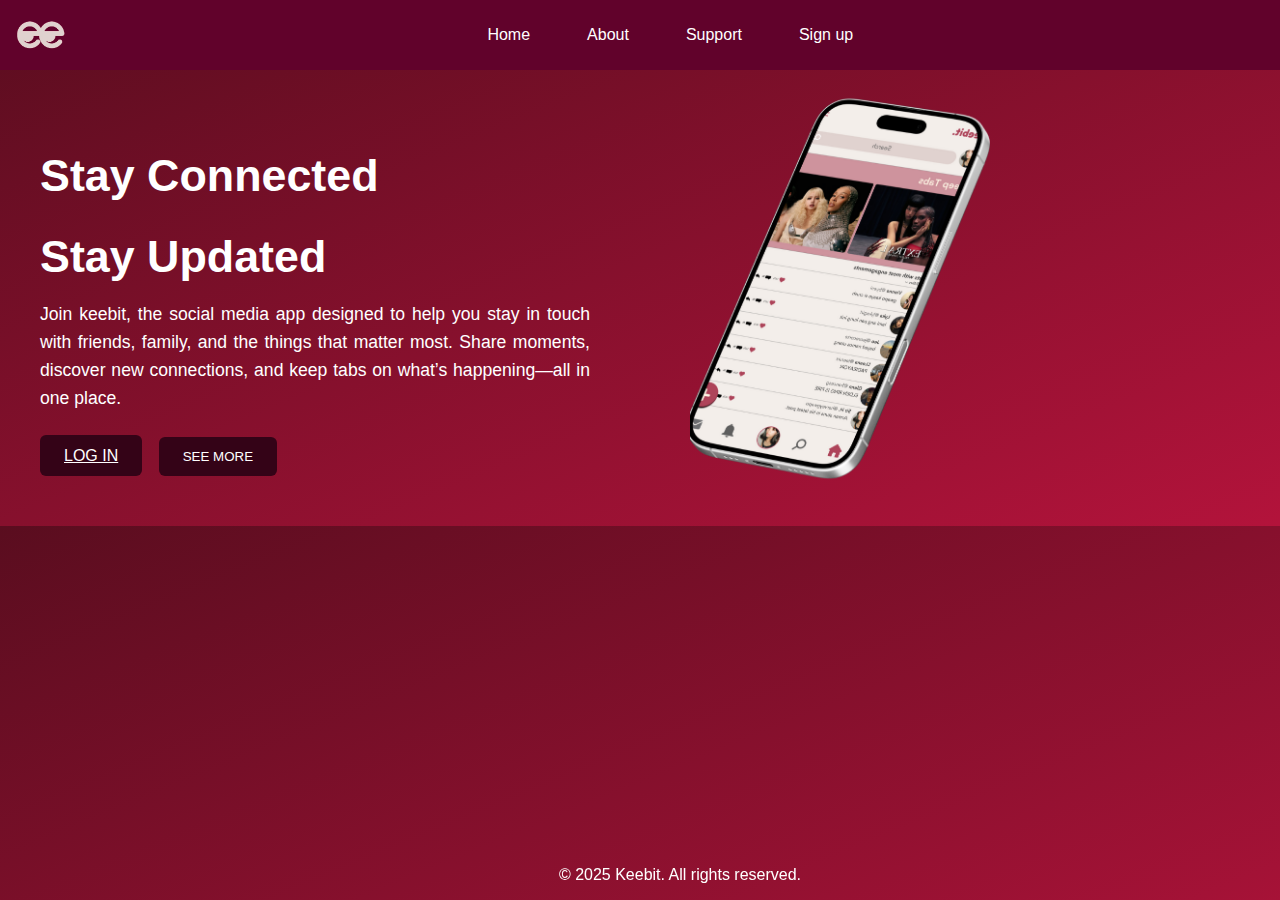
<file: index.html>
<!DOCTYPE html>
<html>
<head>
  <title>Keebit Landing</title>
  <meta charset="UTF-8">
  <meta name="viewport" content="width=device-width, initial-scale=1">
  <link rel="stylesheet" href="index.css">
</head>
<body>

  <div class="header">
    <img src="logo.png" class="site-logo" alt="Logo">
    <div class="nav-links">
      <a href="index.html">Home</a>
      <a href="ABOUT US.html">About</a>
      <a href="support.html">Support</a>
      <a href="midterm.html">Sign up</a>
    </div>
  </div>


  <div class="container">
    <div class="text-section">
      <h1>Stay Connected</h1>
      <h1>Stay Updated</h1>
      <p>
        Join keebit, the social media app designed to help 
        you stay in touch with friends, family, and the things that 
        matter most. Share moments, discover new connections, 
        and keep tabs on what’s happening—all in one place.
      </p>
      <div class="btn-group">
        <a href="signup.html" class="try-btn">LOG IN</a>
        <button class="see-btn">SEE MORE</button>
      </div>
    </div>

     <footer class="site-footer">
    <div class="footer-container">
      © 2025 Keebit. All rights reserved.
    </div>
  </footer>

    <div class="image-section">
      <img src="12345.png" width="300px" heigth="200px" class="main-image" alt="App Preview">
    </div>
  </div>

 
</body>
</html>
</file>
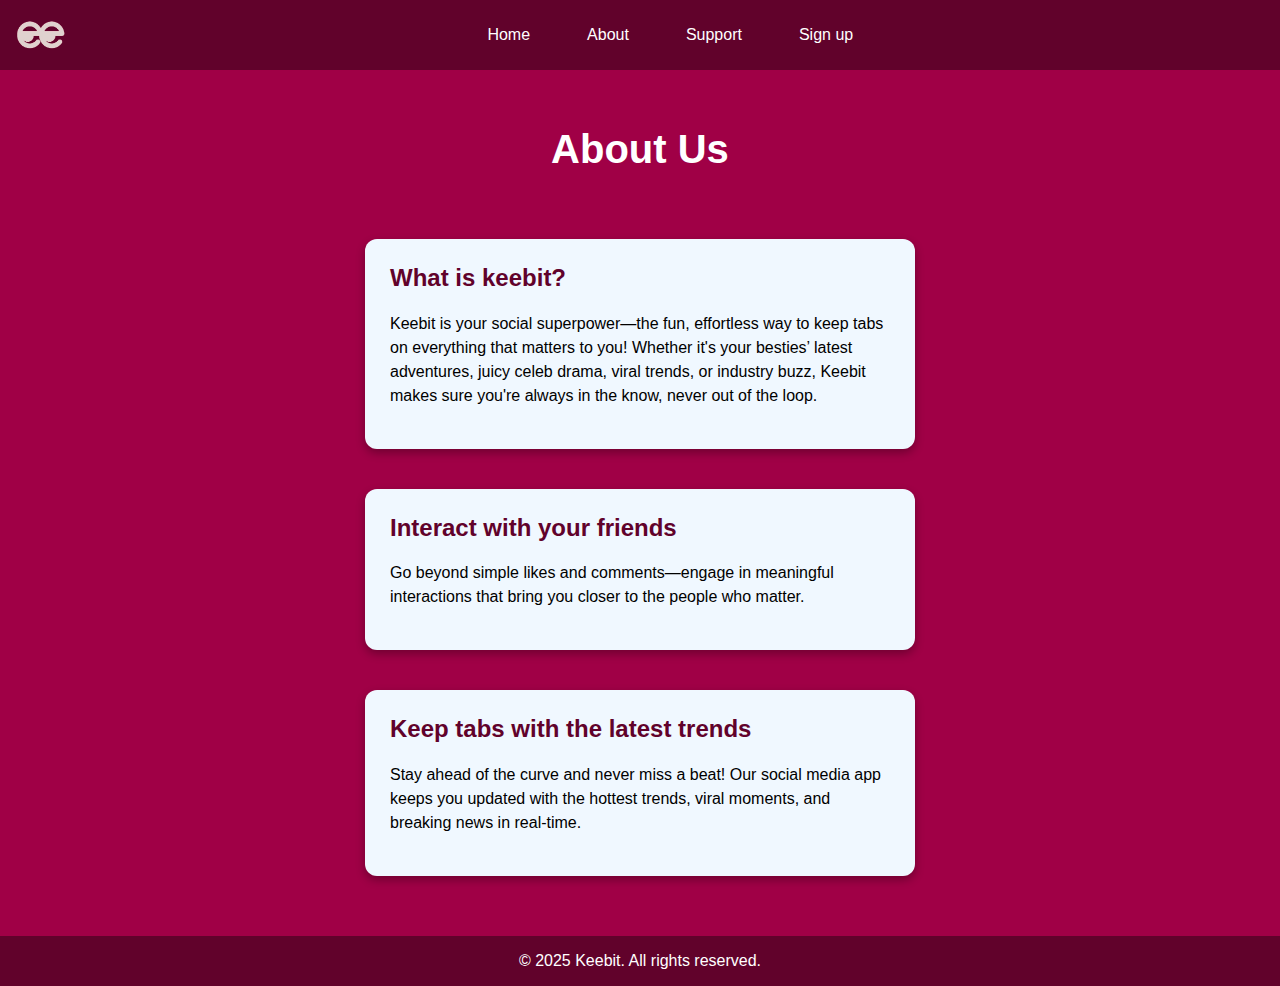
<file: ABOUT US.HTML>
<!DOCTYPE html>
<html lang="en">
<head>
  <meta charset="UTF-8">
  <meta name="viewport" content="width=device-width, initial-scale=1">
  <title>About Us</title>
  <link rel="stylesheet" href="about us.css">
</head>
<body>

    <div class="header">
        <img src="logo.png" class="site-logo" alt="Logo">
        <div class="nav-links">
          <a href="index.html">Home</a>
          <a href="about us.html">About</a>
          <a href="support.html">Support</a>
          <a href="midterm.html">Sign up</a>
        </div>
      </div>
  
    <section class="box-section">

    <h1> About Us </h1>
      <div class="info-box">
        <h2>What is keebit?</h2>
        <p>Keebit is your social superpower—the fun, effortless way to keep tabs on everything that matters to you! Whether it's your besties’ latest adventures, juicy celeb drama, viral trends, or industry buzz, Keebit makes sure you're always in the know, never out of the loop. </p>
      </div>
      <div class="info-box">
        <h2>Interact with your friends</h2>
        <p>Go beyond simple likes and comments—engage in meaningful interactions that bring you closer to the people who matter.</p>
      </div>
      <div class="info-box">
        <h2>Keep tabs with the latest trends</h2>
        <p>Stay ahead of the curve and never miss a beat! Our social media app keeps you updated with the hottest trends, viral moments, and breaking news in real-time.</p>
      </div>
    </section>
  </main>

     <footer class="site-footer">
    <div class="footer-container">
      © 2025 Keebit. All rights reserved.
    </div>
  </footer>

</body>
</html>
</file>
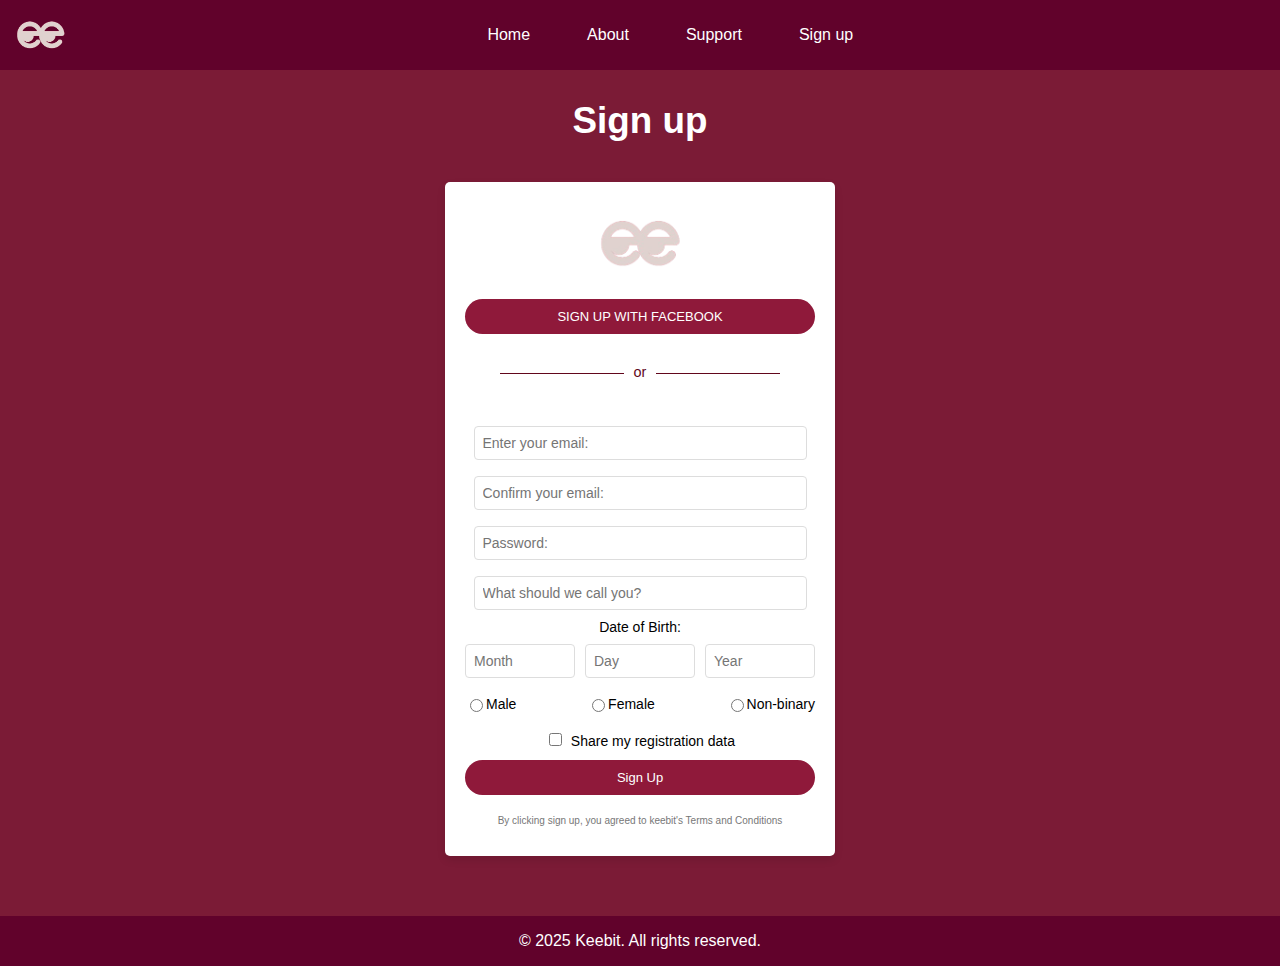
<file: midterm.html>
<!DOCTYPE html>
<html lang="en">
<head>
  <meta charset="UTF-8" />
  <meta name="viewport" content="width=device-width, initial-scale=1.0"/>
  <title>Sample Sign in</title>
  <link rel="stylesheet" href="midterm.css">
</head>
<body>

  <div class="header">
    <img src="logo.png" class="site-logo" alt="Logo">
    <div class="nav-links">
      <a href="index.html">Home</a>
      <a href="about.html">About</a>
      <a href="support.html">Support</a>
      <a href="midterm.html">Sign up</a>
    </div>
  </div>
  
<h1> Sign up </h1>
  <div class="signup-container">
    <form>
      <img src="logo.png" alt="keebitLogo">
      <br>
      <button>SIGN UP WITH FACEBOOK</button>
      <div class="divider"><span>or</span> </div>

      <br>

      <input type="email" placeholder="Enter your email:" required />
      <br>
      <input type="email" placeholder="Confirm your email:" required />
      <br>
      <input type="password" placeholder="Password:" required />
      <br>
      <input type="text" placeholder="What should we call you?" required />
      <br>

      <label>Date of Birth:</label>
      <br>

      <div class="dob">

        <input type = "text" id = "text" placeholder="Month" required/>
        <input type = "text" id = "day" placeholder="Day" required/>
        <input type = "text" id = "year" placeholder="Year" required/>
       
      </div>

      <div class="gender-options">
        <label><input type="radio" name="gender" value="male" /> Male</label>
        <label><input type="radio" name="gender" value="female" /> Female</label>
        <label><input type="radio" name="gender" value="nonbinary" /> Non-binary</label>
      </div>
      <br>

      <label>
        <input type="checkbox" /> Share my registration data
      </label>

<br> 
<button onclick="location.href='newsfeed.html'">Sign Up</button>

  <br>
      
      <p>By clicking sign up, you agreed to keebit's Terms and Conditions </p>
    </form>

    
  </div>

   <footer class="site-footer">
    <div class="footer-container">
      © 2025 Keebit. All rights reserved.
    </div>
  </footer>
  
</div>
</body>
</html>
</file>
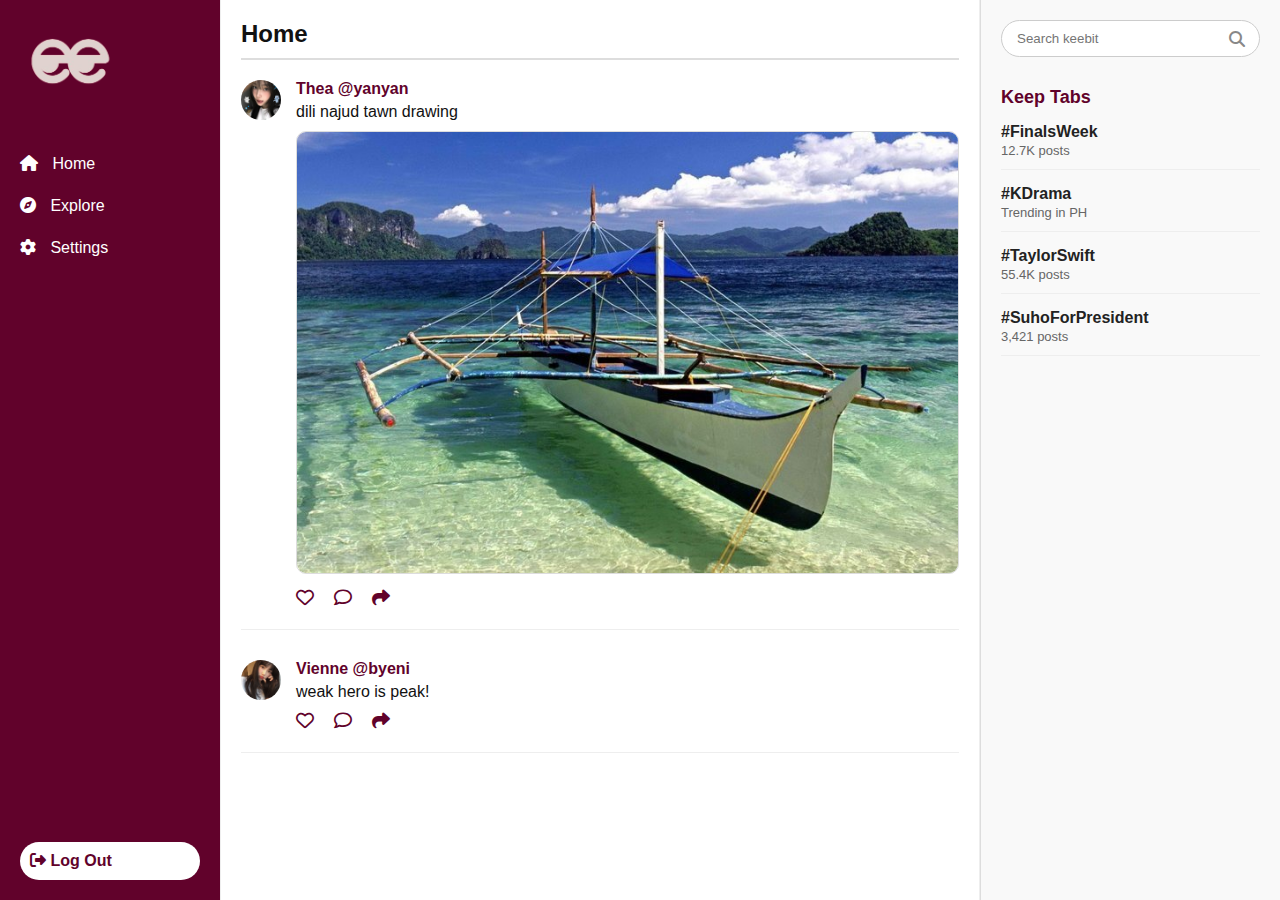
<file: newsfeed.html>
<!DOCTYPE html>
<html lang="en">
<head>
  <meta charset="UTF-8" />
  <meta name="viewport" content="width=device-width, initial-scale=1.0"/>
  <title>Newsfeed</title>
  <link rel="stylesheet" href="newsfeed.css" />
  <link rel="stylesheet" href="https://cdnjs.cloudflare.com/ajax/libs/font-awesome/6.5.0/css/all.min.css">
</head>
<body>
  <div class="layout">


    <aside class="sidebar">
      <img src="logo.png" alt="Logo" class="logo" />
      <nav>
        <a href="#"><i class="fas fa-house"></i> Home</a>
        <a href="#"><i class="fas fa-compass"></i> Explore</a>
        <a href="#"><i class="fas fa-gear"></i> Settings</a>
      </nav>
      <a href="signup.html" class="logout-btn">
        <i class="fas fa-sign-out-alt"></i> Log Out
      </a>
    </aside>

  
    <main class="feed">
      <div class="feed-header">Home</div>

      <div class="post">
        <img src="newspics2.jpg" class="avatar" />
        <div class="post-content">
          <span class="username">Thea @yanyan</span>
          <p>dili najud tawn drawing</p>
          <img src="newspics.jpeg" class="post-photo" />
          <div class="icons">
            <i class="far fa-heart"></i>
            <i class="far fa-comment"></i>
            <i class="fas fa-share"></i>
          </div>
        </div>
      </div>


      <div class="post">
        <img src="newspics1.jpg" class="avatar" />
        <div class="post-content">
          <span class="username">Vienne @byeni</span>
          <p>weak hero is peak!</p>
          <div class="icons">
            <i class="far fa-heart"></i>
            <i class="far fa-comment"></i>
            <i class="fas fa-share"></i>
          </div>
        </div>
      </div>
    </main>


    <aside class="rightbar">
      <div class="search-box">
        <input type="text" placeholder="Search keebit" />
        <i class="fas fa-search"></i>
      </div>

      <div class="trending">
        <h3>Keep Tabs</h3>
        <ul>
          <li>
            <span class="topic">#FinalsWeek</span>
            <span class="info">12.7K posts</span>
          </li>
          <li>
            <span class="topic">#KDrama</span>
            <span class="info">Trending in PH</span>
          </li>
          <li>
            <span class="topic">#TaylorSwift</span>
            <span class="info">55.4K posts</span>
          </li>
          <li>
            <span class="topic">#SuhoForPresident</span>
            <span class="info">3,421 posts</span>
          </li>
        </ul>
      </div>
    </aside>

  </div>
</body>
</html>
</file>
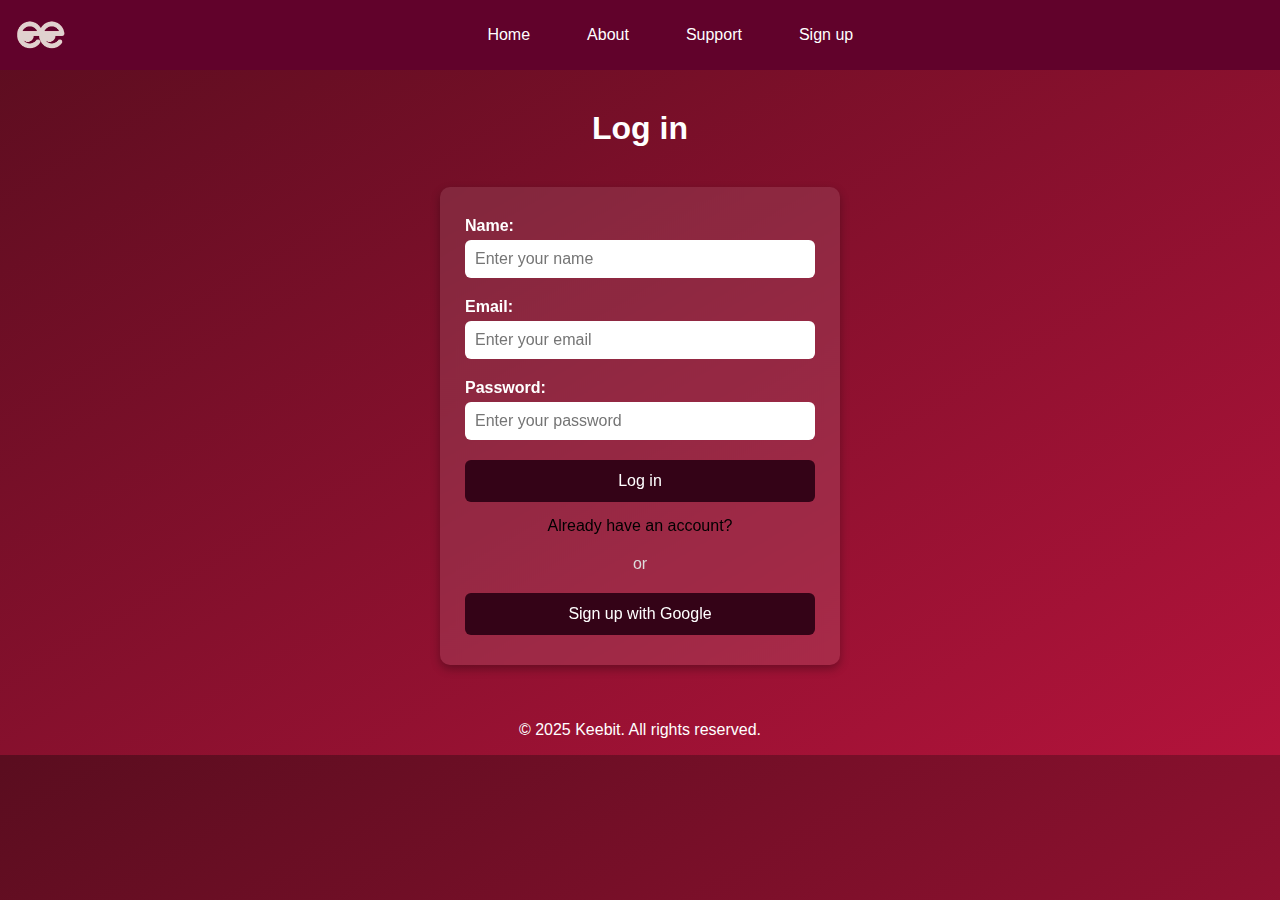
<file: signup.html>
<!DOCTYPE html>
<html lang="en">
<head>
  <meta charset="UTF-8" />
  <meta name="viewport" content="width=device-width, initial-scale=1.0"/>
  <title>Sign Up</title>
  <link rel="stylesheet" href="signup.css" />
</head>
<body>
  <div class="header">
    <img src="logo.png" class="site-logo" alt="Logo" />
    <div class="nav-links">
      <a href="index.html">Home</a>
      <a href="about.html">About</a>
      <a href="support.html">Support</a>
      <a href="midterm.html">Sign up</a>
    </div>
  </div>

  <h2>Log in</h2>
  <form>
    <label for="Name">Name:</label>
    <input type="text" id="Name" placeholder="Enter your name" required />

    <label for="Email">Email:</label>
    <input type="email" id="Email" placeholder="Enter your email" required />

    <label for="Password">Password:</label>
    <input type="password" id="Password" placeholder="Enter your password" required />


    <a href="newsfeed.html" class="btn">Log in</a>

    <p>Already have an account?</p>

    <div class="divider">or</div>
    <button type="button" class="btn">Sign up with Google</button>
  </form>

  <footer class="site-footer">
    <div class="footer-container">
      © 2025 Keebit. All rights reserved.
    </div>
  </footer>
</body>
</html>
</file>
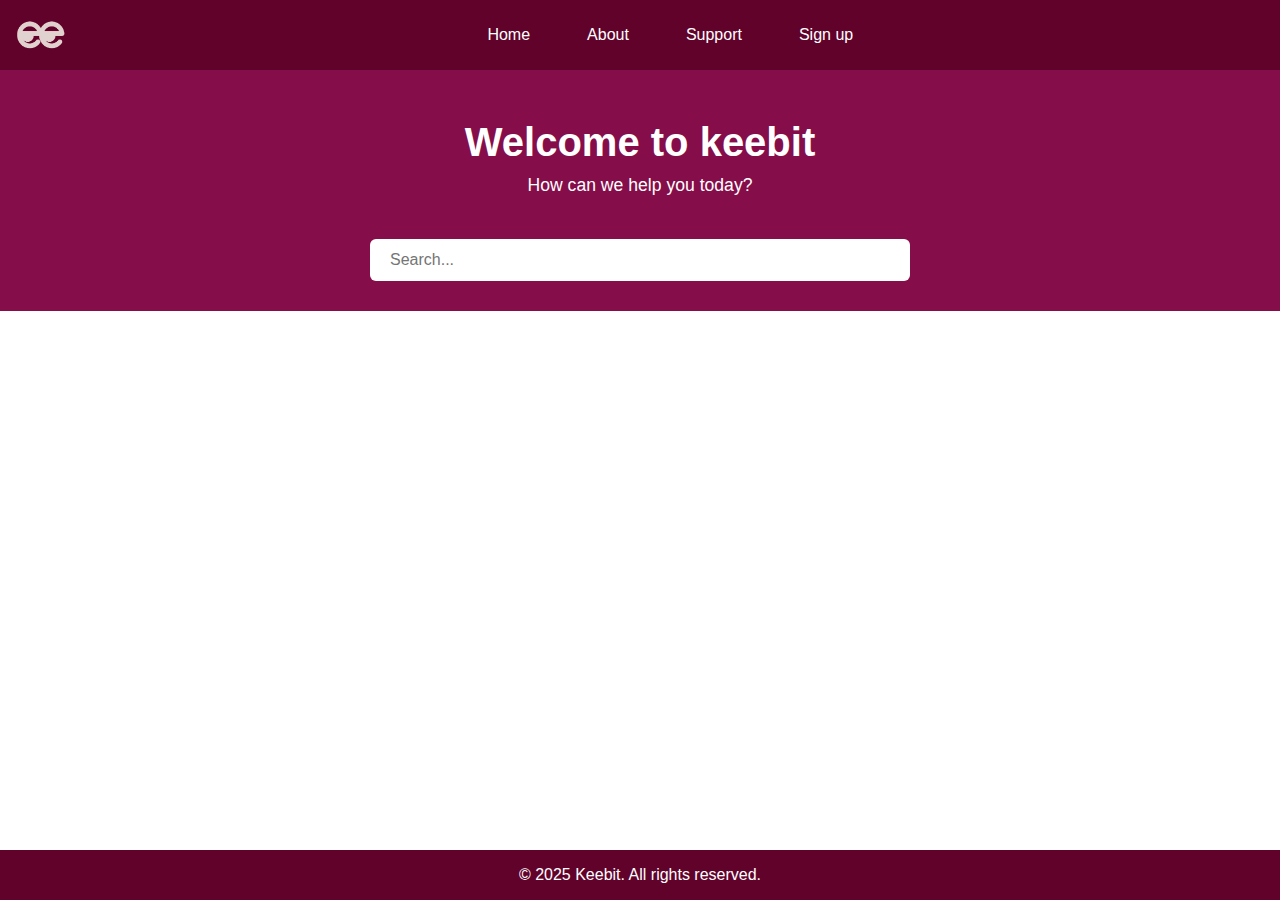
<file: support.html>
<!DOCTYPE html>
<html lang="en">
<head>
  <meta charset="UTF-8" />
  <meta name="viewport" content="width=device-width, initial-scale=1.0"/>
  <title>Keebit Support</title>
  <link rel="stylesheet" href="support.css" />
</head>
<body>

<div class="header">
        <img src="logo.png" class="site-logo" alt="Logo">
        <div class="nav-links">
          <a href="index.html">Home</a>
          <a href="about.html">About</a>
          <a href="support.html">Support</a>
          <a href="midterm.html">Sign up</a>
        </div>
      </div>

  <header class="support-header">
    <h1>Welcome to keebit</h1>
    <p>How can we help you today?</p>
    <input type="text" placeholder="Search..." class="search-box" />
  </header>


   <footer class="site-footer">
    <div class="footer-container">
      © 2025 Keebit. All rights reserved.
    </div>
  </footer>

</body>
</html>
</file>
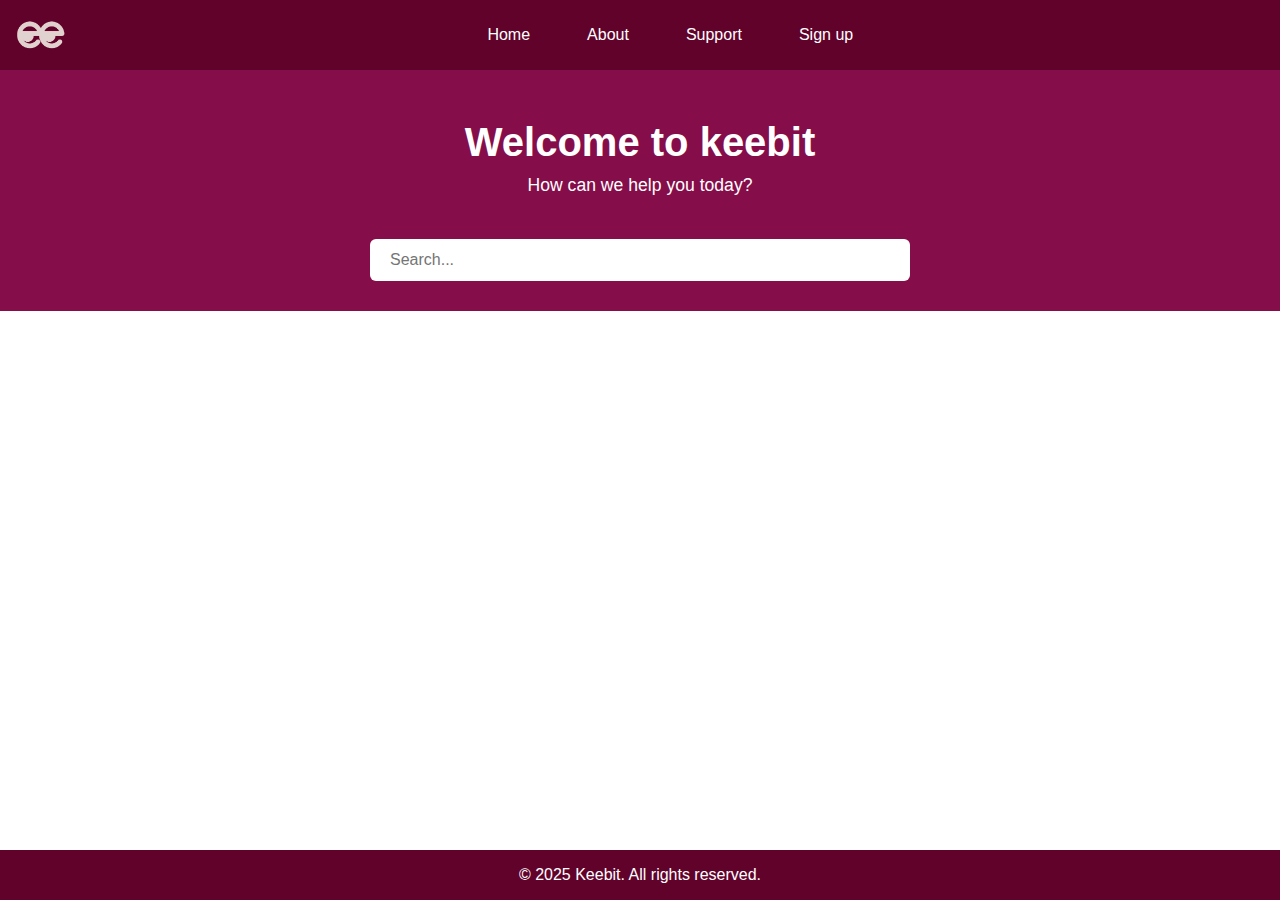
<file: SUPPORT.html>
<!DOCTYPE html>
<html lang="en">
<head>
  <meta charset="UTF-8" />
  <meta name="viewport" content="width=device-width, initial-scale=1.0"/>
  <title>Keebit Support</title>
  <link rel="stylesheet" href="support.css" />
</head>
<body>

<div class="header">
        <img src="logo.png" class="site-logo" alt="Logo">
        <div class="nav-links">
          <a href="index.html">Home</a>
          <a href="about us.html">About</a>
          <a href="support.html">Support</a>
          <a href="midterm.html">Sign up</a>
        </div>
      </div>

  <header class="support-header">
    <h1>Welcome to keebit</h1>
    <p>How can we help you today?</p>
    <input type="text" placeholder="Search..." class="search-box" />
  </header>


   <footer class="site-footer">
    <div class="footer-container">
      © 2025 Keebit. All rights reserved.
    </div>
  </footer>

</body>
</html>
</file>
<file: index.css>
body {
  font-family: Arial, sans-serif;
  background: linear-gradient(to bottom right, #5a0d1f, #b3133b);
  margin: 0;
  padding: 0;
}
  .header {
    background-color:  #61022b;
    color: #fff;
    padding: 10px;
    display: flex;
    align-items: center;
    justify-content: space-between;
  }
  
  .site-logo {
    height: 50px;
  }
  
  .nav-links {
    display: flex;
    justify-content: center;
    gap: 25px;
    flex: 1;
  }
  
  .nav-links a {
    color: #fff;
    text-decoration: none;
    padding: 10px 16px;
    border-radius: 5px;
    transition: background-color 0.3s ease;
  }
  
  .nav-links a:hover {
    background-color: #cc005a;
  }
  
  .container {
    display: flex;
    flex-wrap: wrap;
    justify-content: space-between;
    align-items: flex-start;
    max-width: 1200px;
    margin: 50px auto;
    padding: 0 20px;
  }
  
  .text-section {
    flex: 1;
    max-width: 550px;
    text-align: left;
  }
  
  .text-section h1 {
    font-size: 2.8em;
    margin-bottom: 15px;
    text-align: left;
    color: white;
    line-height: normal;
  }
  
  .text-section p {
    font-size: 1.1em;
    text-align: justify;
    line-height: 1.6;
    color: white;
  }
  
  .btn-group {
    margin-top: 25px;
  }
  
  .try-btn,
  .see-btn {
    background-color: #340317;
    color: #fff;
    padding: 12px 24px;
    border: none;
    border-radius: 6px;
    margin-right: 12px;
    cursor: pointer;
    transition: background-color 0.3s ease;
  }
  
  .try-btn:hover,
  .see-btn:hover {
    background-color: #550729;
  }

.site-footer {
  position: fixed;
  bottom: 0;
  width: 100%;
  z-index: 1000;
}
.footer-container {
  height: 50px;
  display: flex;
  align-items: center;
  justify-content: center;
  color: white;
  font-size: 1rem;
}
  
  .image-section {
    justify-content:baseline;
    align-items: center;
    height: 500px;
    width: 500px;
    float:left;
    margin: -100px;
    margin-right: 50px;

  }
</file>
<file: about us.css>
body {
  font-family: Arial, sans-serif;
  margin: 0;
  padding: 0;
  background-color: #a00046;
}


.header {
  background-color: #61022b;
  color: #fff;
  padding: 10px;
  display: flex;
  align-items: center;
  justify-content: space-between;
}

.site-logo {
  height: 50px;
}

.nav-links {
  display: flex;
  justify-content: center;
  gap: 25px;
  flex: 1;
}

.nav-links a {
  color: #fff;
  text-decoration: none;
  padding: 10px 16px;
  border-radius: 5px;
  transition: background-color 0.3s ease;
}

.nav-links a:hover {
  background-color: #cc005a;
}

h1 {
  color: rgb(255, 255, 255);
  font-size: 2.5em;

  
}

.box-section {
  display: flex;
  flex-direction: column;
  align-items: center;
  gap: 40px;
  margin: 30px auto;
  max-width: 1000px;
  padding: 0 20px;
}

.info-box {
  background-color: aliceblue;
  flex: 1;
  width: 100%;
  max-width: 500px;
  padding: 25px;
  border-radius: 12px;
  box-shadow: 0 4px 10px rgba(0, 0, 0, 0.3);
  transition: transform 0.3s ease;
  
}


.info-box:hover {
  transform: translateY(-5px);
}

.info-box h2 {
  margin-top: 0;
  font-size: 1.5em;
  color: #61022b;
}

.info-box p {
  font-size: 1em;
  line-height: 1.5;
  color: rgb(0, 0, 0);
}


.site-footer {
  width: 100%;
  background: #61022b;
  margin-top: 60px;
}

.footer-container {
  height: 50px;
  display: flex;
  align-items: center;
  justify-content: center;
  color: white;
  font-size: 1rem;
}
</file>
<file: midterm.css>
body {
  font-family: Arial, sans-serif;
  margin: 0;
  padding: 0;
  background-color: #7b1b36;
}

.header {
  background-color: #61022b;
  color: #fff;
  padding: 10px;
  display: flex;
  align-items: center;
  justify-content: space-between;
}

.site-logo {
  height: 50px;
}

.nav-links {
  display: flex;
  justify-content: center;
  gap: 25px;
  flex: 1;
}

.nav-links a {
  color: #fff;
  text-decoration: none;
  padding: 10px 16px;
  border-radius: 5px;
  transition: background-color 0.3s ease;
}

.nav-links a:hover {
  background-color: #cc005a;
}

h1 {
  text-align: center;
  color: #fff;
  font-size: 2.3em;
  margin-top: 30px;
}


.signup-container {
  background-color: white;
  padding: 20px;
  width: 100%;
  max-width: 350px;
  border-radius: 5px;
  box-shadow: 0 4px 8px rgba(0, 0, 0, 0.1);
  text-align: center;
  margin: 40px auto;
  display: flex;
  flex-direction: column;
  align-items: center;
}

.signup-container img {
  width: 100px;
  height: auto;
  margin-bottom: 0px;
}

button {
  width: 100%;
  padding: 10px;
  margin: 10px 0;
  background-color: #8f193a;
  color: white;
  border: none;
  border-radius: 50px;
  cursor: pointer;
  font-size: 13px;
}

button:hover {
  background-color: #d75a84;
}


.divider {
  text-align: center;
  margin: 20px;
  font-size: 0.9rem;
  color: #62071c;
  position: relative;
}

.divider span::before,
.divider span::after {
  content: "";
  display: inline-block;
  width: 40%;
  height: 0.5px;
  background-color: #62071c;
  vertical-align: middle;
  margin: 0 10px;
}

input[type="email"],
input[type="password"],
input[type="text"] {
  width: 90%;
  padding: 8px;
  margin: 8px 0;
  border: 1px solid #ddd;
  border-radius: 4px;
  font-size: 14px;
}

label {
  text-align: left;
  margin-top: 10px;
  font-size: 14px;
}

.dob {
  display: flex;
  gap: 10px;
  justify-content: center;
}

.gender-options {
  display: flex;
  justify-content: space-between;
  gap: 25px;
  margin: 0;
  font-size: 13px;
}

.gender-options label {
  display: flex;
  align-items: center;
}

input[type="checkbox"] {
  margin-right: 5px;
}
button {
  width: 100%;
  padding: 10px;
  margin: 10px 0;
  background-color: #8f193a;
  color: white;
  border: none;
  border-radius: 50px;
  cursor: pointer;
  font-size: 13px;
}

button:hover {
  background-color: #d75a84;
}
button {
  width: 100%;
  padding: 10px;
  margin: 10px 0;
  background-color: #8f193a;
  color: white;
  border: none;
  border-radius: 50px;
  cursor: pointer;
  font-size: 13px;
}

button:hover {
  background-color: #d75a84;
}

p {
  font-size: 10px;
  color: #777;
}

.site-footer {
  width: 100%;
  background: #61022b;
  margin-top: 60px;
}

.footer-container {
  height: 50px;
  display: flex;
  align-items: center;
  justify-content: center;
  color: white;
  font-size: 1rem;
}
</file>
<file: newsfeed.css>
* {
  margin: 0;
  padding: 0;
  box-sizing: border-box;
}

body {
  font-family: 'Segoe UI', sans-serif;
  background-color: #ffffff;
  color: #111;
}

a {
  text-decoration: none;
  color: inherit;
}

.layout {
  display: flex;
  min-height: 100vh;
}

/* Sidebar */
.sidebar {
  width: 220px;
  background-color: #61022b;
  color: white;
  padding: 20px;
  display: flex;
  flex-direction: column;
  justify-content: space-between;
}

.logo {
  width: 100px;
  margin-bottom: 40px;
}

.sidebar nav a {
  display: block;
  padding: 12px 0;
  font-size: 16px;
  color: white;
  font-weight: 500;
}

.sidebar nav a i {
  margin-right: 10px;
}

.logout-btn {
  margin-top: auto;
  background-color: white;
  color: #61022b;
  border: none;
  padding: 10px;
  border-radius: 20px;
  font-weight: bold;
  cursor: pointer;
  transition: background 0.3s;
}

.logout-btn:hover {
  background-color: #f8d7da;
}

/* Feed */
.feed {
  flex: 1;
  background-color: #ffffff;
  padding: 20px;
  border-left: 1px solid #eee;
  border-right: 1px solid #eee;
}

.feed-header {
  font-size: 24px;
  font-weight: bold;
  border-bottom: 2px solid #ddd;
  padding-bottom: 10px;
  margin-bottom: 20px;
}

/* Post */
.post {
  display: flex;
  gap: 15px;
  margin-bottom: 30px;
  border-bottom: 1px solid #eee;
  padding-bottom: 20px;
}

.avatar {
  width: 40px;
  height: 40px;
  border-radius: 50%;
}

.post-content {
  flex: 1;
}

.username {
  font-weight: bold;
  color: #61022b;
  display: block;
  margin-bottom: 5px;
}

.post-photo {
  margin-top: 10px;
  max-width: 100%;
  border-radius: 10px;
  border: 1px solid #ddd;
}

.icons {
  margin-top: 10px;
  font-size: 18px;
  color: #61022b;
}

.icons i {
  margin-right: 15px;
  cursor: pointer;
}

.icons i:hover {
  opacity: 0.7;
}

/* Right Sidebar */
.rightbar {
  width: 300px;
  padding: 20px;
  background-color: #f9f9f9;
  border-left: 1px solid #ddd;
}

/* Search box */
.search-box {
  position: relative;
  margin-bottom: 30px;
}

.search-box input {
  width: 100%;
  padding: 10px 35px 10px 15px;
  border-radius: 30px;
  border: 1px solid #ccc;
  background-color: white;
}

.search-box i {
  position: absolute;
  right: 15px;
  top: 50%;
  transform: translateY(-50%);
  color: #888;
}

/* Trending */
.trending h3 {
  font-size: 18px;
  margin-bottom: 15px;
  color: #61022b;
}

.trending ul {
  list-style: none;
}

.trending li {
  margin-bottom: 15px;
  padding-bottom: 10px;
  border-bottom: 1px solid #eee;
}

.trending .topic {
  font-weight: bold;
  display: block;
  color: #222;
}

.trending .info {
  font-size: 13px;
  color: #666;
}
</file>
<file: signup.css>
* {
  margin: 0;
  padding: 0;
  box-sizing: border-box;
}
body {
  font-family: Arial, sans-serif;
  background: linear-gradient(to bottom right, #5a0d1f, #b3133b);
  margin: 0;
  padding: 0;
}
  .header {
    background-color:  #61022b;
    color: #fff;
    padding: 10px;
    display: flex;
    align-items: center;
    justify-content: space-between;
  }
  
  .site-logo {
    height: 50px;
  }
  
  .nav-links {
    display: flex;
    justify-content: center;
    gap: 25px;
    flex: 1;
  }
  
  .nav-links a {
    color: #fff;
    text-decoration: none;
    padding: 10px 16px;
    border-radius: 5px;
    transition: background-color 0.3s ease;
  }
  
  .nav-links a:hover {
    background-color: #cc005a;
  }

h2 {
  text-align: center;
  margin-top: 40px;
  font-size: 2em;
  color: white;
}

form {
  background-color: rgba(255, 255, 255, 0.1);
  max-width: 400px;
  margin: 40px auto;
  padding: 30px 25px;
  border-radius: 10px;
  box-shadow: 0 4px 10px rgba(0, 0, 0, 0.3);
  backdrop-filter: blur(6px);
}

form label {
  display: block;
  margin-bottom: 5px;
  font-weight: bold;
  color: #fff;
}

form input {
  width: 100%;
  padding: 10px;
  margin-bottom: 20px;
  border: none;
  border-radius: 6px;
  font-size: 1em;
}

form .btn,
form button {
  background-color: #340317;
  color: white;
  border: none;
  padding: 12px;
  width: 100%;
  font-size: 1em;
  border-radius: 6px;
  cursor: pointer;
  transition: background-color 0.3s ease;
  text-align: center; 
  text-decoration: none; 
  display: inline-block; 
}

form .btn:hover,
form button:hover {
  background-color: #550729;
}

form p {
  text-align: center;
  margin: 15px 0;
}

.divider {
  text-align: center;
  margin: 20px 0;
  color: #ddd;
}

.site-footer {
  bottom: 0;
  width: 100%;
  z-index: 1000;
}
.footer-container {
  height: 50px;
  display: flex;
  align-items: center;
  justify-content: center;
  color: white;
  font-size: 1rem;
}
</file>
<file: support.css>
body {
  font-family: "Segoe UI", Tahoma, Geneva, Verdana, sans-serif;
  margin: 0;
  padding: 0;
  background-color: #ffffff;
  color: #ffffff;
}

.header {
  background-color:#61022b;
  color: #fff;
  padding: 10px;
  display: flex;
  align-items: center;
  justify-content: space-between;
}

.site-logo {
  height: 50px;
}

.nav-links {
  display: flex;
  justify-content: center;
  gap: 25px;
  flex: 1;
}

.nav-links a {
  color: #fff;
  text-decoration: none;
  padding: 10px 16px;
  border-radius: 5px;
  transition: background-color 0.3s ease;
}

.nav-links a:hover {
  background-color: #cc005a;
}

.support-header {
  text-align: center;
  padding: 50px 20px 30px;
  background-color: #850d49;
}

.support-header h1 {
  margin: 0;
  font-size: 2.5rem;
}

.support-header p {
  margin-top: 10px;
  font-size: 1.1rem;
}

.search-box {
  margin-top: 25px;
  padding: 12px 20px;
  font-size: 1rem;
  border: none;
  border-radius: 6px;
  width: 80%;
  max-width: 500px;
}

.support-main {
  display: grid;
  grid-template-columns: repeat(auto-fit, minmax(280px, 1fr));
  gap: 25px;
  padding: 40px 20px;
  max-width: 1000px;
  margin: auto;
}

.support-footer {
  text-align: center;
  padding: 20px;
  background-color: #1e1f22;
  font-size: 0.9rem;
}
.site-footer {
  position: fixed;
  bottom: 0;
  width: 100%;
  z-index: 1000;
}
.footer-container {
  height: 50px;
  display: flex;
  align-items: center;
  justify-content: center;
  color: white;
  font-size: 1rem;
  background-color: #61022b;
}
</file>
